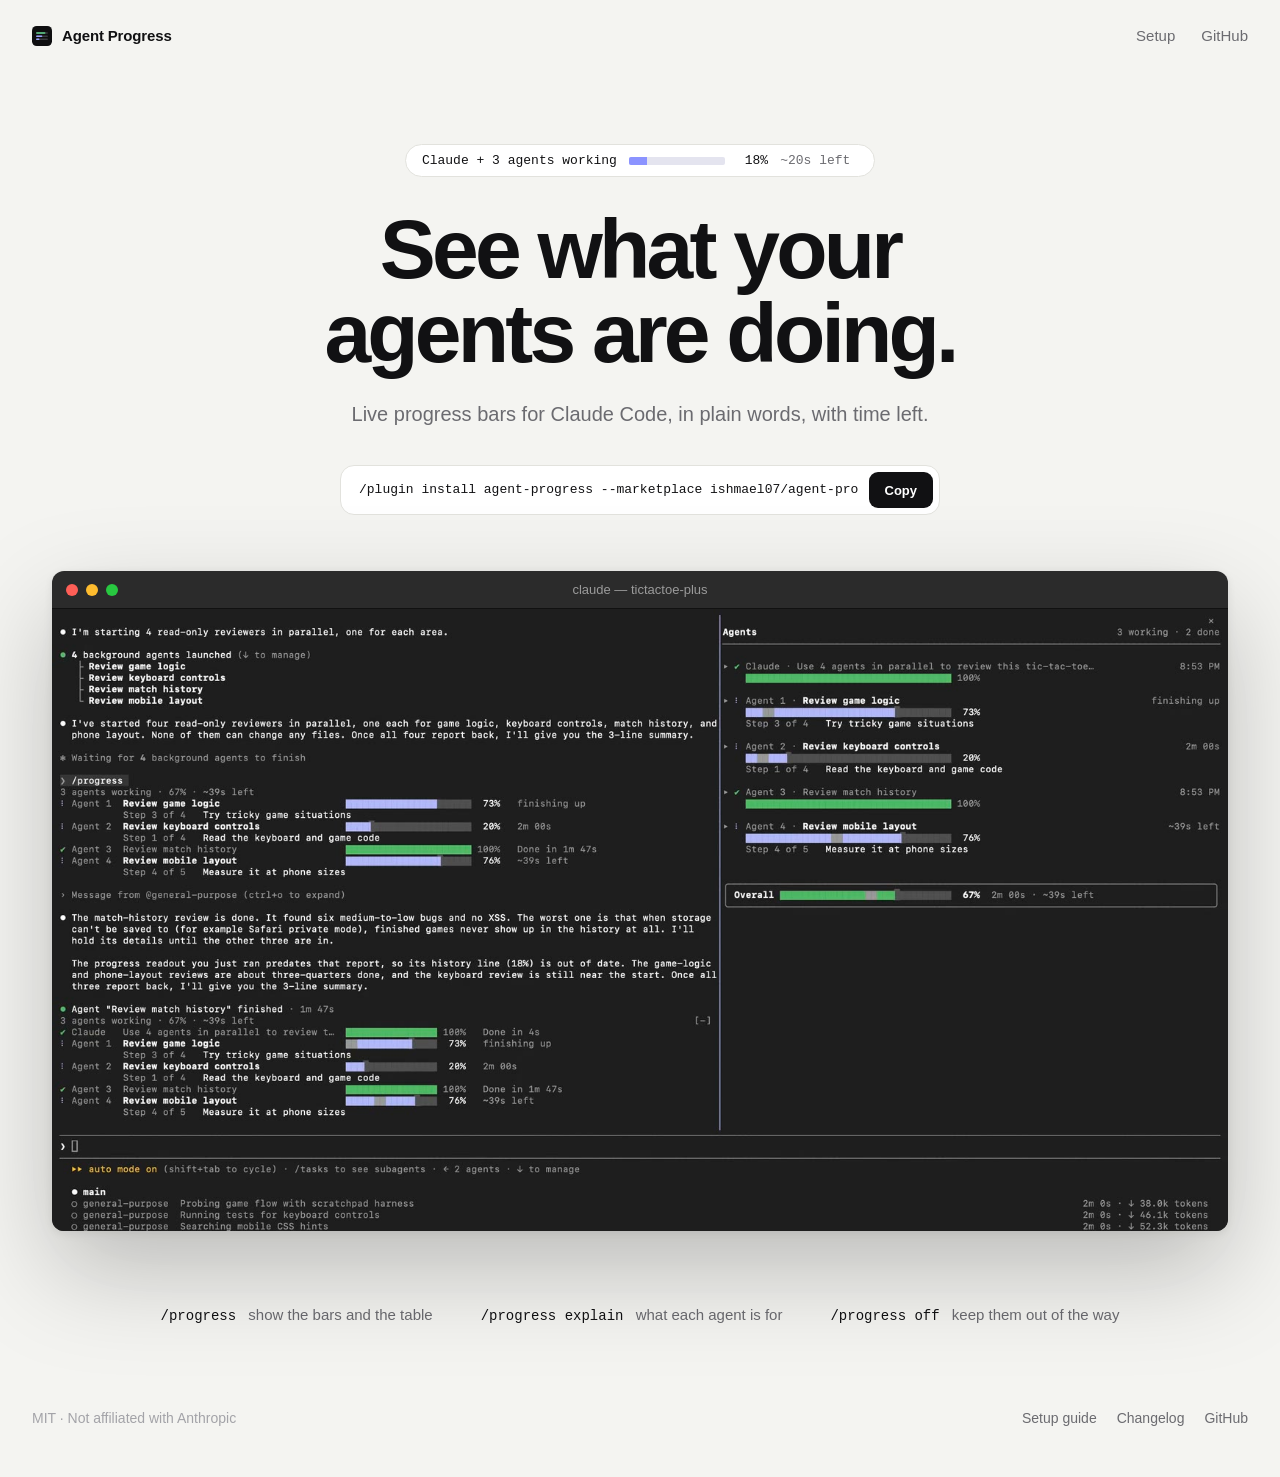
<file: site/index.html>
<!doctype html>
<html lang="en">
<head>
  <meta charset="utf-8">
  <meta name="viewport" content="width=device-width, initial-scale=1">
  <title>Agent Progress · live progress bars for Claude Code</title>
  <meta name="description" content="Live progress bars for Claude Code and its agents: what each is doing in plain words, how far along it is, and how long is left.">
  <meta property="og:title" content="Agent Progress">
  <meta property="og:description" content="Live progress bars for Claude Code and its agents, in plain words, with time left.">
  <meta property="og:image" content="https://ishmael07.github.io/agent-progress/assets/og.png">
  <meta name="twitter:card" content="summary_large_image">
  <link rel="icon" href="assets/mark.svg" type="image/svg+xml">
  <link rel="stylesheet" href="assets/style.css">
</head>
<body class="home">
  <header class="top">
    <a class="mark" href="./"><img src="assets/mark.svg" alt=""> Agent Progress</a>
    <nav>
      <a href="setup.html">Setup</a>
      <a href="https://github.com/ishmael07/agent-progress">GitHub</a>
    </nav>
  </header>

  <main>
    <section class="intro">
      <p class="live" aria-hidden="true"><span class="live-who">Claude + 3 agents working</span><span class="live-bar"><i></i></span><span class="live-pct">0%</span><span class="live-left">~24s left</span></p>
      <h1>See what your<br>agents are doing.</h1>
      <p class="sub">Live progress bars for Claude Code, in plain words, with time left.</p>
      <div class="install">
        <code>/plugin install agent-progress --marketplace ishmael07/agent-progress</code>
        <button class="copy" data-copy>Copy</button>
      </div>
    </section>

    <figure class="term">
      <div class="term-bar"><span class="dots"><i></i><i></i><i></i></span><span class="term-title">claude — tictactoe-plus</span></div>
      <video src="assets/demo.mp4" poster="assets/demo.jpg" autoplay muted loop playsinline aria-label="A Claude Code session where four agents work at once, each with a live bar, its current step and time left"></video>
    </figure>

    <section class="cmds">
      <p><code>/progress</code> show the bars and the table</p>
      <p><code>/progress explain</code> what each agent is for</p>
      <p><code>/progress off</code> keep them out of the way</p>
    </section>
  </main>

  <footer class="foot">
    <span>MIT · Not affiliated with Anthropic</span>
    <nav><a href="setup.html">Setup guide</a><a href="https://github.com/ishmael07/agent-progress/blob/main/CHANGELOG.md">Changelog</a><a href="https://github.com/ishmael07/agent-progress">GitHub</a></nav>
  </footer>
  <script src="assets/site.js"></script>
</body>
</html>
</file>
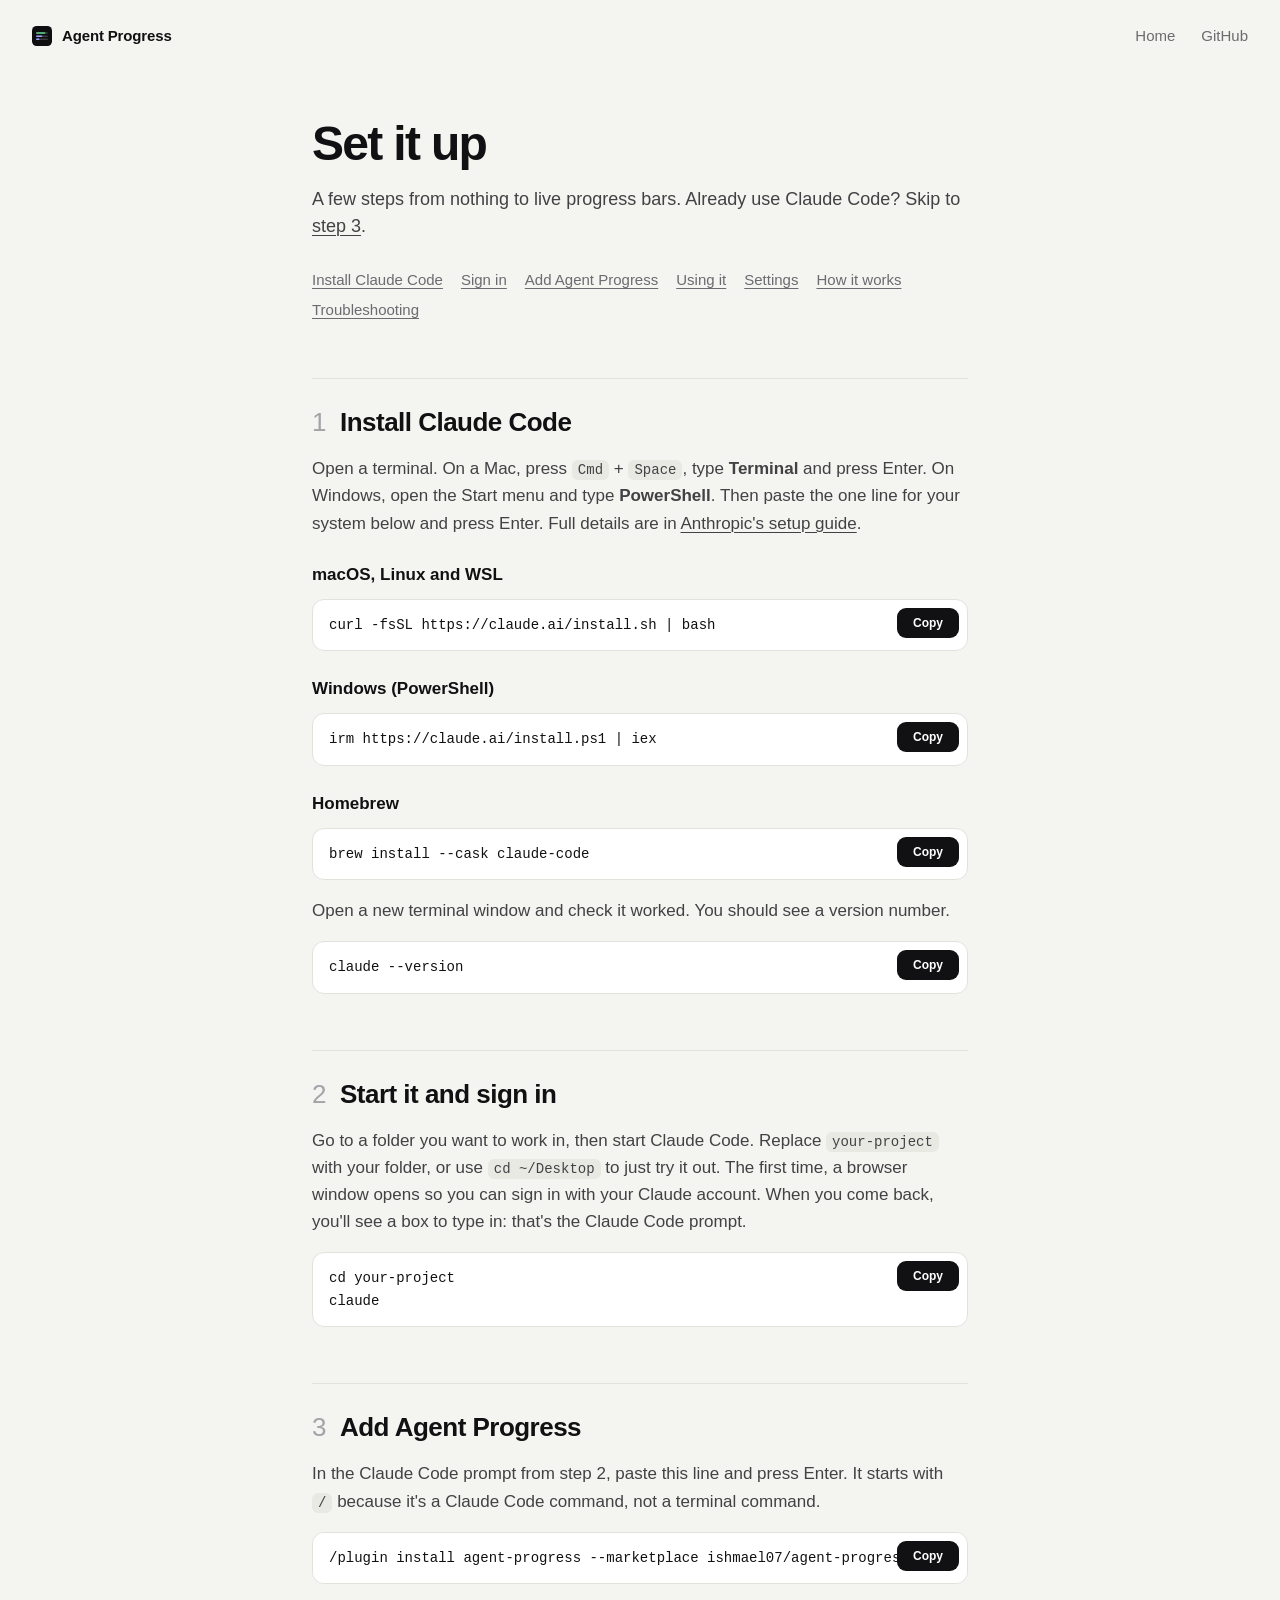
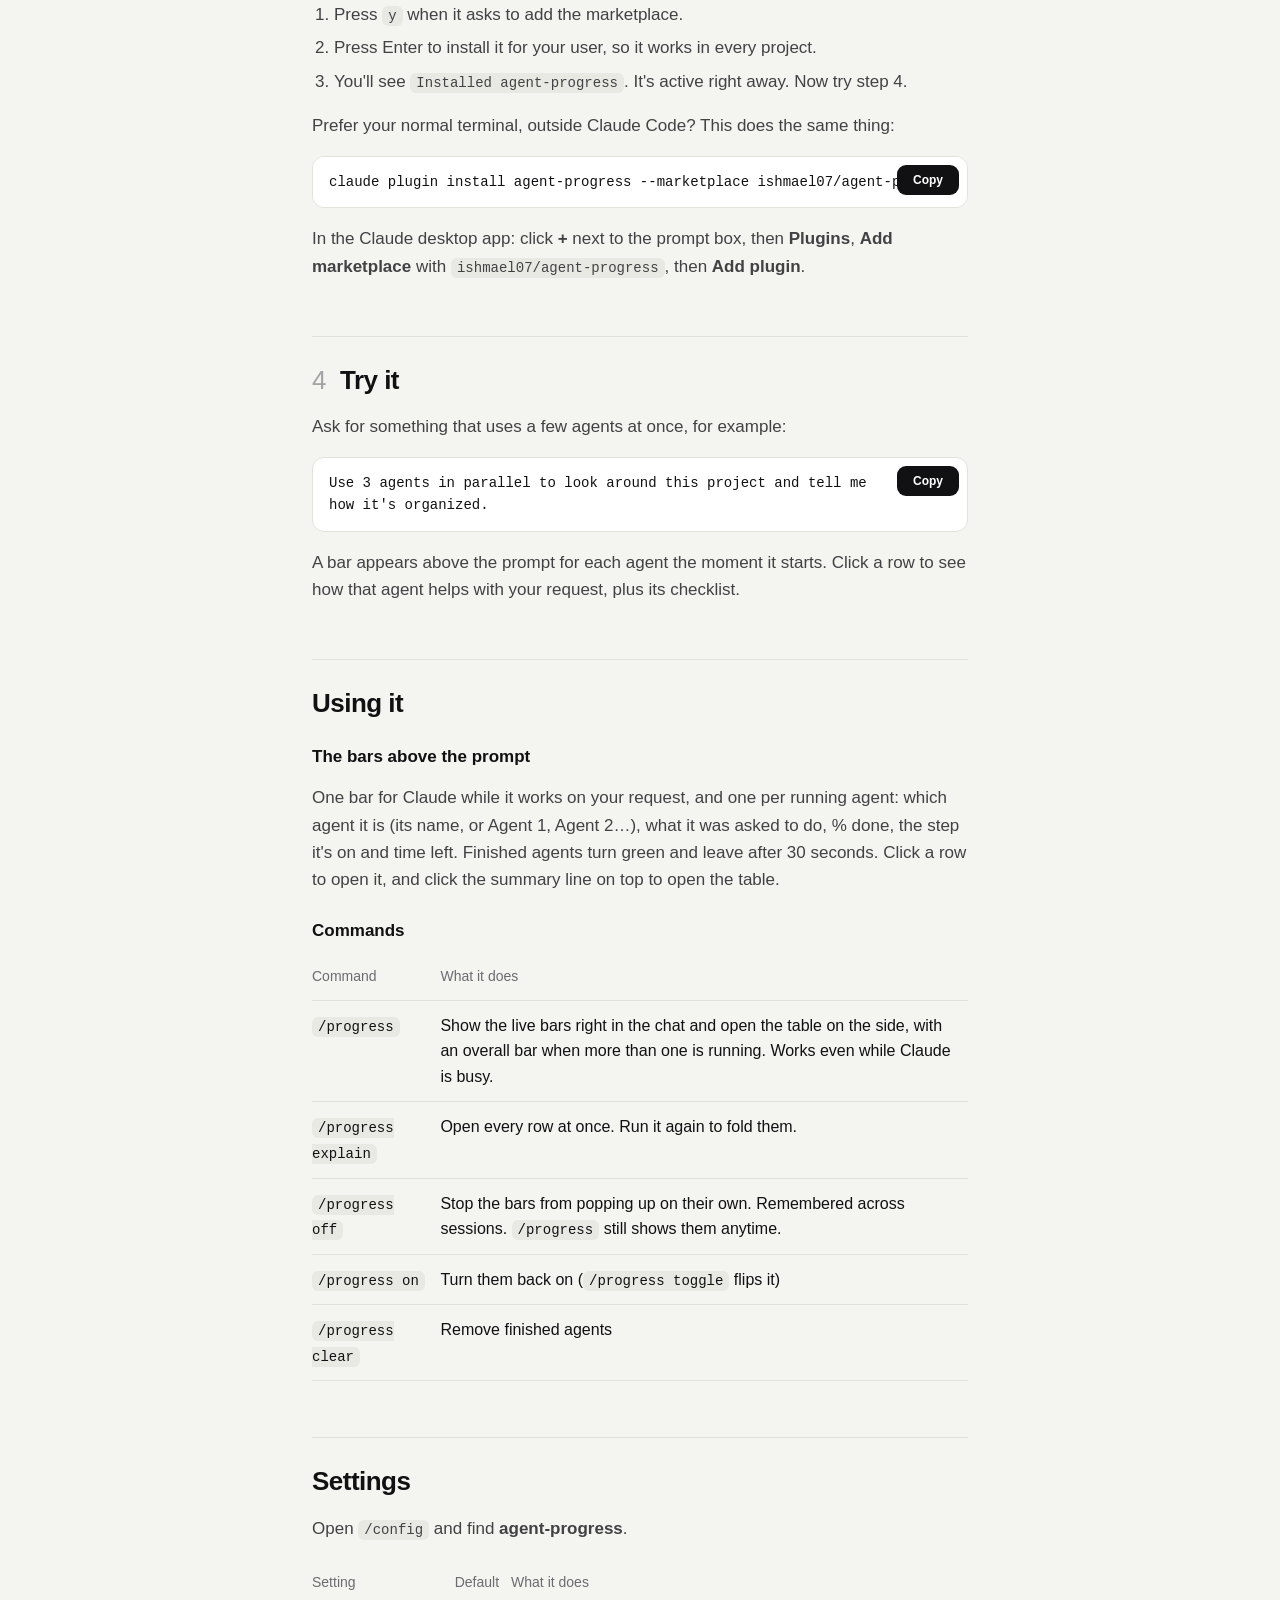
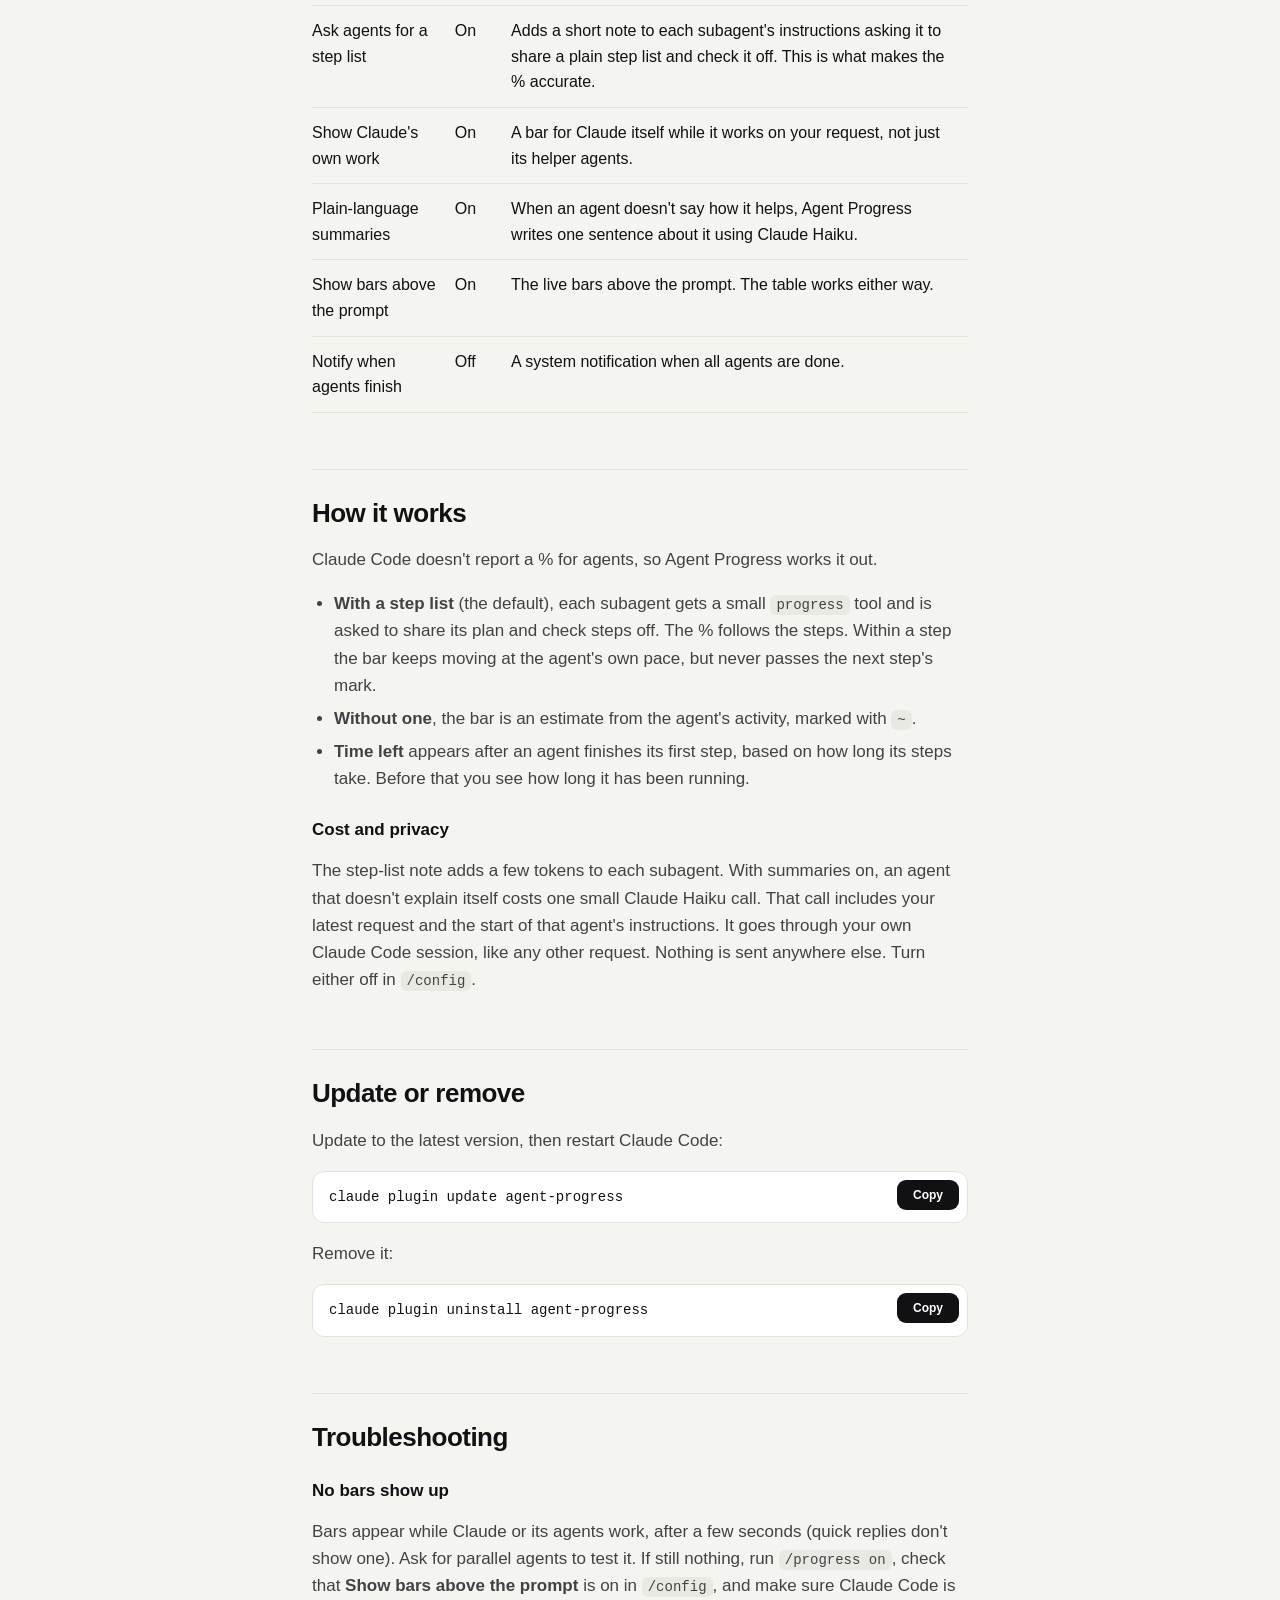
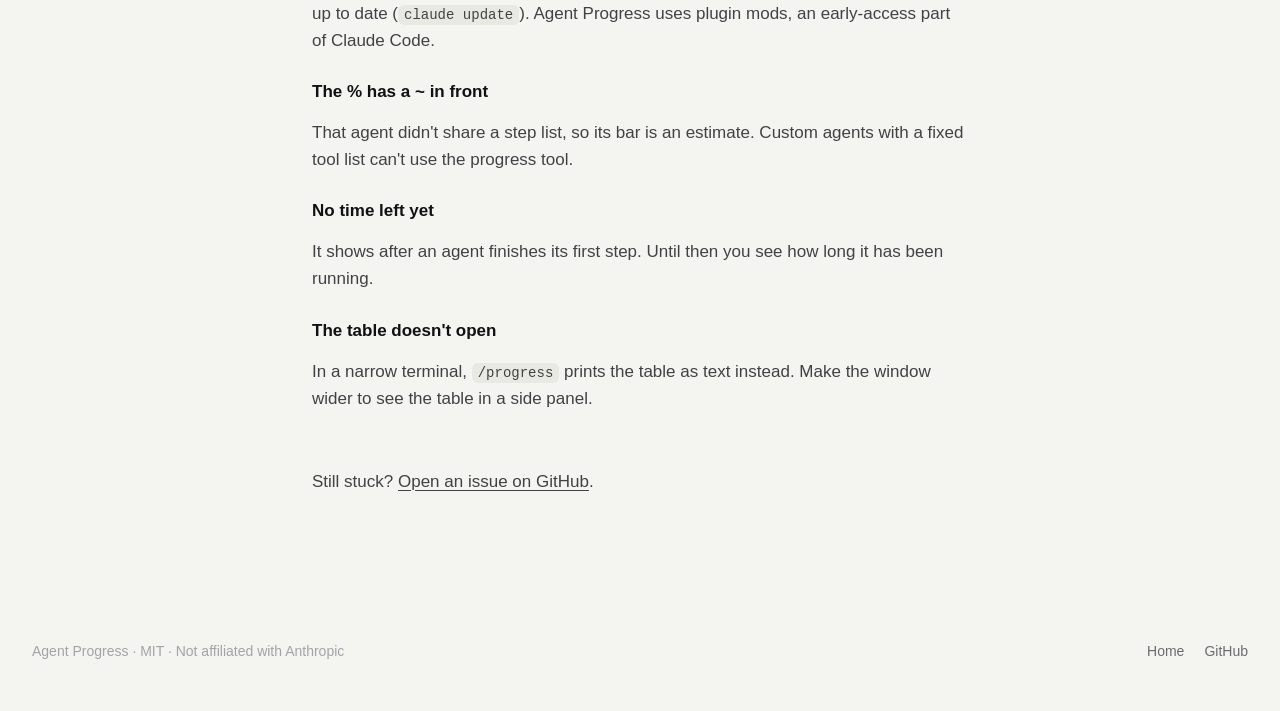
<file: site/setup.html>
<!doctype html>
<html lang="en">
<head>
  <meta charset="utf-8">
  <meta name="viewport" content="width=device-width, initial-scale=1">
  <title>Setup · Agent Progress</title>
  <meta name="description" content="Set up Agent Progress for Claude Code from scratch: install, try it, commands, settings and troubleshooting.">
  <link rel="icon" href="assets/mark.svg" type="image/svg+xml">
  <link rel="stylesheet" href="assets/style.css">
</head>
<body>
  <header class="top">
    <a class="mark" href="./"><img src="assets/mark.svg" alt=""> Agent Progress</a>
    <nav>
      <a href="./">Home</a>
      <a href="https://github.com/ishmael07/agent-progress">GitHub</a>
    </nav>
  </header>

  <main class="doc">
    <h1>Set it up</h1>
    <p class="sub">A few steps from nothing to live progress bars. Already use Claude Code? Skip to <a href="#add">step 3</a>.</p>
    <div class="toc">
      <a href="#claude">Install Claude Code</a>
      <a href="#signin">Sign in</a>
      <a href="#add">Add Agent Progress</a>
      <a href="#use">Using it</a>
      <a href="#settings">Settings</a>
      <a href="#how">How it works</a>
      <a href="#help">Troubleshooting</a>
    </div>

    <h2 id="claude"><span class="n">1</span>Install Claude Code</h2>
    <p>Open a terminal. On a Mac, press <code>Cmd</code> + <code>Space</code>, type <b>Terminal</b> and press Enter. On Windows, open the Start menu and type <b>PowerShell</b>. Then paste the one line for your system below and press Enter. Full details are in <a href="https://code.claude.com/docs/en/setup">Anthropic's setup guide</a>.</p>
    <h3>macOS, Linux and WSL</h3>
    <pre><code>curl -fsSL https://claude.ai/install.sh | bash</code><button class="copy" data-copy>Copy</button></pre>
    <h3>Windows (PowerShell)</h3>
    <pre><code>irm https://claude.ai/install.ps1 | iex</code><button class="copy" data-copy>Copy</button></pre>
    <h3>Homebrew</h3>
    <pre><code>brew install --cask claude-code</code><button class="copy" data-copy>Copy</button></pre>
    <p>Open a new terminal window and check it worked. You should see a version number.</p>
    <pre><code>claude --version</code><button class="copy" data-copy>Copy</button></pre>

    <h2 id="signin"><span class="n">2</span>Start it and sign in</h2>
    <p>Go to a folder you want to work in, then start Claude Code. Replace <code>your-project</code> with your folder, or use <code>cd ~/Desktop</code> to just try it out. The first time, a browser window opens so you can sign in with your Claude account. When you come back, you'll see a box to type in: that's the Claude Code prompt.</p>
    <pre><code>cd your-project
claude</code><button class="copy" data-copy>Copy</button></pre>

    <h2 id="add"><span class="n">3</span>Add Agent Progress</h2>
    <p>In the Claude Code prompt from step 2, paste this line and press Enter. It starts with <code>/</code> because it's a Claude Code command, not a terminal command.</p>
    <pre><code>/plugin install agent-progress --marketplace ishmael07/agent-progress</code><button class="copy" data-copy>Copy</button></pre>
    <ol>
      <li>Press <code>y</code> when it asks to add the marketplace.</li>
      <li>Press Enter to install it for your user, so it works in every project.</li>
      <li>You'll see <code>Installed agent-progress</code>. It's active right away. Now try step 4.</li>
    </ol>
    <p>Prefer your normal terminal, outside Claude Code? This does the same thing:</p>
    <pre><code>claude plugin install agent-progress --marketplace ishmael07/agent-progress</code><button class="copy" data-copy>Copy</button></pre>
    <p>In the Claude desktop app: click <b>+</b> next to the prompt box, then <b>Plugins</b>, <b>Add marketplace</b> with <code>ishmael07/agent-progress</code>, then <b>Add plugin</b>.</p>

    <h2 id="try"><span class="n">4</span>Try it</h2>
    <p>Ask for something that uses a few agents at once, for example:</p>
    <pre class="wrap-text"><code>Use 3 agents in parallel to look around this project and tell me how it's organized.</code><button class="copy" data-copy>Copy</button></pre>
    <p>A bar appears above the prompt for each agent the moment it starts. Click a row to see how that agent helps with your request, plus its checklist.</p>

    <h2 id="use">Using it</h2>
    <h3>The bars above the prompt</h3>
    <p>One bar for Claude while it works on your request, and one per running agent: which agent it is (its name, or Agent 1, Agent 2…), what it was asked to do, % done, the step it's on and time left. Finished agents turn green and leave after 30 seconds. Click a row to open it, and click the summary line on top to open the table.</p>
    <h3>Commands</h3>
    <table>
      <tr><th>Command</th><th>What it does</th></tr>
      <tr><td><code>/progress</code></td><td>Show the live bars right in the chat and open the table on the side, with an overall bar when more than one is running. Works even while Claude is busy.</td></tr>
      <tr><td><code>/progress explain</code></td><td>Open every row at once. Run it again to fold them.</td></tr>
      <tr><td><code>/progress off</code></td><td>Stop the bars from popping up on their own. Remembered across sessions. <code>/progress</code> still shows them anytime.</td></tr>
      <tr><td><code>/progress on</code></td><td>Turn them back on (<code>/progress toggle</code> flips it)</td></tr>
      <tr><td><code>/progress clear</code></td><td>Remove finished agents</td></tr>
    </table>

    <h2 id="settings">Settings</h2>
    <p>Open <code>/config</code> and find <b>agent-progress</b>.</p>
    <table>
      <tr><th>Setting</th><th>Default</th><th>What it does</th></tr>
      <tr><td>Ask agents for a step list</td><td>On</td><td>Adds a short note to each subagent's instructions asking it to share a plain step list and check it off. This is what makes the % accurate.</td></tr>
      <tr><td>Show Claude's own work</td><td>On</td><td>A bar for Claude itself while it works on your request, not just its helper agents.</td></tr>
      <tr><td>Plain-language summaries</td><td>On</td><td>When an agent doesn't say how it helps, Agent Progress writes one sentence about it using Claude Haiku.</td></tr>
      <tr><td>Show bars above the prompt</td><td>On</td><td>The live bars above the prompt. The table works either way.</td></tr>
      <tr><td>Notify when agents finish</td><td>Off</td><td>A system notification when all agents are done.</td></tr>
    </table>

    <h2 id="how">How it works</h2>
    <p>Claude Code doesn't report a % for agents, so Agent Progress works it out.</p>
    <ul>
      <li><b>With a step list</b> (the default), each subagent gets a small <code>progress</code> tool and is asked to share its plan and check steps off. The % follows the steps. Within a step the bar keeps moving at the agent's own pace, but never passes the next step's mark.</li>
      <li><b>Without one</b>, the bar is an estimate from the agent's activity, marked with <code>~</code>.</li>
      <li><b>Time left</b> appears after an agent finishes its first step, based on how long its steps take. Before that you see how long it has been running.</li>
    </ul>
    <h3>Cost and privacy</h3>
    <p>The step-list note adds a few tokens to each subagent. With summaries on, an agent that doesn't explain itself costs one small Claude Haiku call. That call includes your latest request and the start of that agent's instructions. It goes through your own Claude Code session, like any other request. Nothing is sent anywhere else. Turn either off in <code>/config</code>.</p>

    <h2 id="update">Update or remove</h2>
    <p>Update to the latest version, then restart Claude Code:</p>
    <pre><code>claude plugin update agent-progress</code><button class="copy" data-copy>Copy</button></pre>
    <p>Remove it:</p>
    <pre><code>claude plugin uninstall agent-progress</code><button class="copy" data-copy>Copy</button></pre>

    <h2 id="help">Troubleshooting</h2>
    <h3>No bars show up</h3>
    <p>Bars appear while Claude or its agents work, after a few seconds (quick replies don't show one). Ask for parallel agents to test it. If still nothing, run <code>/progress on</code>, check that <b>Show bars above the prompt</b> is on in <code>/config</code>, and make sure Claude Code is up to date (<code>claude update</code>). Agent Progress uses plugin mods, an early-access part of Claude Code.</p>
    <h3>The % has a ~ in front</h3>
    <p>That agent didn't share a step list, so its bar is an estimate. Custom agents with a fixed tool list can't use the progress tool.</p>
    <h3>No time left yet</h3>
    <p>It shows after an agent finishes its first step. Until then you see how long it has been running.</p>
    <h3>The table doesn't open</h3>
    <p>In a narrow terminal, <code>/progress</code> prints the table as text instead. Make the window wider to see the table in a side panel.</p>
    <p style="margin-top:56px">Still stuck? <a href="https://github.com/ishmael07/agent-progress/issues">Open an issue on GitHub</a>.</p>
  </main>

  <footer class="foot">
    <span>Agent Progress · MIT · Not affiliated with Anthropic</span>
    <nav><a href="./">Home</a><a href="https://github.com/ishmael07/agent-progress">GitHub</a></nav>
  </footer>
  <script src="assets/site.js"></script>
</body>
</html>
</file>
<file: site/assets/style.css>
/* Agent Progress — one headline, one terminal. */

:root {
  --bg: #f4f4f1;
  --ink: #111113;
  --muted: #6b6b70;
  --faint: #a3a3a8;
  --line: #e2e2dd;
  --code-bg: #e9e9e4;
  --bar: #8b93ff;
  --done: #5fb86f;
  --sans: -apple-system, BlinkMacSystemFont, "SF Pro Text", "Inter", "Segoe UI", Roboto, sans-serif;
  --display: -apple-system, BlinkMacSystemFont, "SF Pro Display", "Inter", "Segoe UI", Roboto, sans-serif;
  --mono: ui-monospace, "SF Mono", SFMono-Regular, Menlo, Consolas, monospace;
}

* { box-sizing: border-box; }
html { -webkit-text-size-adjust: 100%; }
body { margin: 0; background: var(--bg); color: var(--ink); font: 17px/1.6 var(--sans); -webkit-font-smoothing: antialiased; }
a { color: inherit; text-underline-offset: 3px; text-decoration-thickness: 1px; }
img, video { display: block; max-width: 100%; }
::selection { background: rgba(139, 147, 255, 0.3); }

/* ---------- top ---------- */
.top { max-width: 1320px; margin: 0 auto; padding: 24px 32px; display: flex; align-items: center; justify-content: space-between; font-size: 15px; }
.mark { display: flex; align-items: center; gap: 10px; text-decoration: none; font-weight: 600; letter-spacing: -0.01em; }
.mark img { width: 20px; height: 20px; }
.top nav { display: flex; gap: 26px; }
.top nav a { text-decoration: none; color: var(--muted); transition: color 0.2s; }
.top nav a:hover { color: var(--ink); }

/* ---------- intro: centered, short ---------- */
.intro { max-width: 860px; margin: 0 auto; padding: 72px 32px 56px; text-align: center; }

/* the plugin's own status line, live */
.live { display: inline-flex; align-items: center; gap: 12px; margin: 0 0 30px; padding: 8px 16px; border-radius: 999px; background: #fff; border: 1px solid var(--line); font: 13px var(--mono); color: var(--muted); white-space: nowrap; }
.live-who { color: var(--ink); min-width: 23ch; text-align: left; }
.live-bar { width: 96px; height: 8px; border-radius: 2px; background: #e4e4ef; overflow: hidden; }
.live-bar i { display: block; height: 100%; width: 0; background: var(--bar); transition: width 0.1s linear, background 0.3s; }
.live.is-done .live-bar i { background: var(--done); }
.live-pct { min-width: 4ch; text-align: right; color: var(--ink); }
.live-left { min-width: 10ch; text-align: left; }

h1 { margin: 0; font: 650 clamp(44px, 7vw, 84px)/1.0 var(--display); letter-spacing: -0.045em; }
.sub { margin: 24px auto 0; max-width: 640px; font-size: 20px; line-height: 1.5; color: var(--muted); }

.install { margin: 36px auto 0; max-width: 600px; display: flex; align-items: center; gap: 10px; border: 1px solid var(--line); border-radius: 14px; background: #fff; padding: 6px 6px 6px 18px; text-align: left; }
.install code { flex: 1; min-width: 0; font: 13px/1.5 var(--mono); white-space: nowrap; overflow-x: auto; scrollbar-width: none; }
.install code::-webkit-scrollbar { display: none; }
.copy { flex: none; height: 36px; padding: 0 16px; border-radius: 9px; border: 0; cursor: pointer; background: var(--ink); color: #fff; font: 600 13px var(--sans); transition: opacity 0.2s; }
.copy:hover { opacity: 0.85; }
.copy.done { background: #2f9e55; }

/* ---------- the terminal: the whole point ---------- */
.term { max-width: 1240px; margin: 0 auto; padding: 0 32px; filter: drop-shadow(0 40px 50px rgba(0, 0, 0, 0.22)) drop-shadow(0 2px 4px rgba(0, 0, 0, 0.08)); }
.term-bar { position: relative; height: 38px; display: flex; align-items: center; justify-content: center; border-radius: 12px 12px 0 0; background: #2b2b2b; border-bottom: 1px solid #111; }
.dots { position: absolute; left: 14px; display: flex; gap: 8px; }
.dots i { width: 12px; height: 12px; border-radius: 50%; background: #ff5f57; }
.dots i:nth-child(2) { background: #febc2e; }
.dots i:nth-child(3) { background: #28c840; }
.term-title { font: 500 13px var(--sans); color: #9a9a9a; }
.term video { width: 100%; height: auto; background: #1e1e1e; border-radius: 0 0 12px 12px; }

/* ---------- three commands, one line each ---------- */
.cmds { max-width: 1240px; margin: 0 auto; padding: 72px 32px 24px; display: flex; justify-content: center; gap: 48px; flex-wrap: wrap; }
.cmds p { margin: 0; color: var(--muted); font-size: 15px; }
.cmds code { font: 14px var(--mono); color: var(--ink); margin-right: 8px; }

/* ---------- footer ---------- */
.foot { max-width: 1320px; margin: 0 auto; padding: 56px 32px 48px; display: flex; justify-content: space-between; gap: 16px; flex-wrap: wrap; font-size: 14px; color: var(--faint); }
.foot a { color: var(--muted); text-decoration: none; }
.foot a:hover { color: var(--ink); }
.foot nav { display: flex; gap: 20px; }

/* ---------- setup guide ---------- */
.doc { max-width: 720px; margin: 0 auto; padding: 48px 32px 72px; }
.doc h1 { font-size: clamp(36px, 5vw, 48px); letter-spacing: -0.035em; }
.doc .sub { margin: 18px 0 0; max-width: none; font-size: 18px; }
.toc { display: flex; flex-wrap: wrap; gap: 6px 18px; margin: 28px 0 8px; font-size: 15px; }
.toc a { color: var(--muted); }
.toc a:hover { color: var(--ink); }
.doc h2 { margin: 56px 0 14px; padding-top: 28px; border-top: 1px solid var(--line); font: 600 26px/1.2 var(--display); letter-spacing: -0.02em; }
.doc h3 { margin: 28px 0 8px; font: 600 17px var(--sans); }
.doc p, .doc li { color: #424245; }
.doc ol, .doc ul { padding-left: 22px; }
.doc li { margin: 6px 0; }
.doc code { font: 14px var(--mono); background: var(--code-bg); padding: 2px 6px; border-radius: 6px; }
.doc pre { position: relative; margin: 14px 0; background: #fff; border: 1px solid var(--line); border-radius: 12px; padding: 14px 92px 14px 16px; overflow-x: auto; font: 14px/1.6 var(--mono); }
.doc pre code { background: none; padding: 0; }
.doc pre.wrap-text { white-space: pre-wrap; }
.doc pre .copy { position: absolute; right: 8px; top: 8px; height: 30px; font-size: 12px; }
.doc table { width: 100%; border-collapse: collapse; margin: 12px 0; font-size: 16px; }
.doc th, .doc td { text-align: left; padding: 12px 12px 12px 0; border-bottom: 1px solid var(--line); vertical-align: top; }
.doc th { color: var(--muted); font-weight: 500; font-size: 14px; }
.n { display: inline-block; min-width: 28px; color: var(--faint); font-weight: 500; }

/* ---------- smaller screens ---------- */
@media (max-width: 720px) {
  .top { padding: 18px 20px; }
  .intro { padding: 40px 20px 40px; }
  .live-left { display: none; }
  .live-who { min-width: 0; }
  .term, .cmds, .foot, .doc { padding-left: 20px; padding-right: 20px; }
  .term-bar { height: 26px; }
  .dots { left: 10px; gap: 6px; }
  .dots i { width: 9px; height: 9px; }
  .term-title { font-size: 11px; }
  .cmds { flex-direction: column; align-items: center; gap: 14px; padding-top: 48px; }
  .install { flex-direction: column; align-items: stretch; padding: 12px; }
  .install code { white-space: normal; word-break: break-all; }
  .copy { width: 100%; }
}
@media (max-width: 420px) {
  .live { font-size: 11px; gap: 8px; padding: 6px 12px; }
  .live-bar { width: 56px; }
}
</file>
